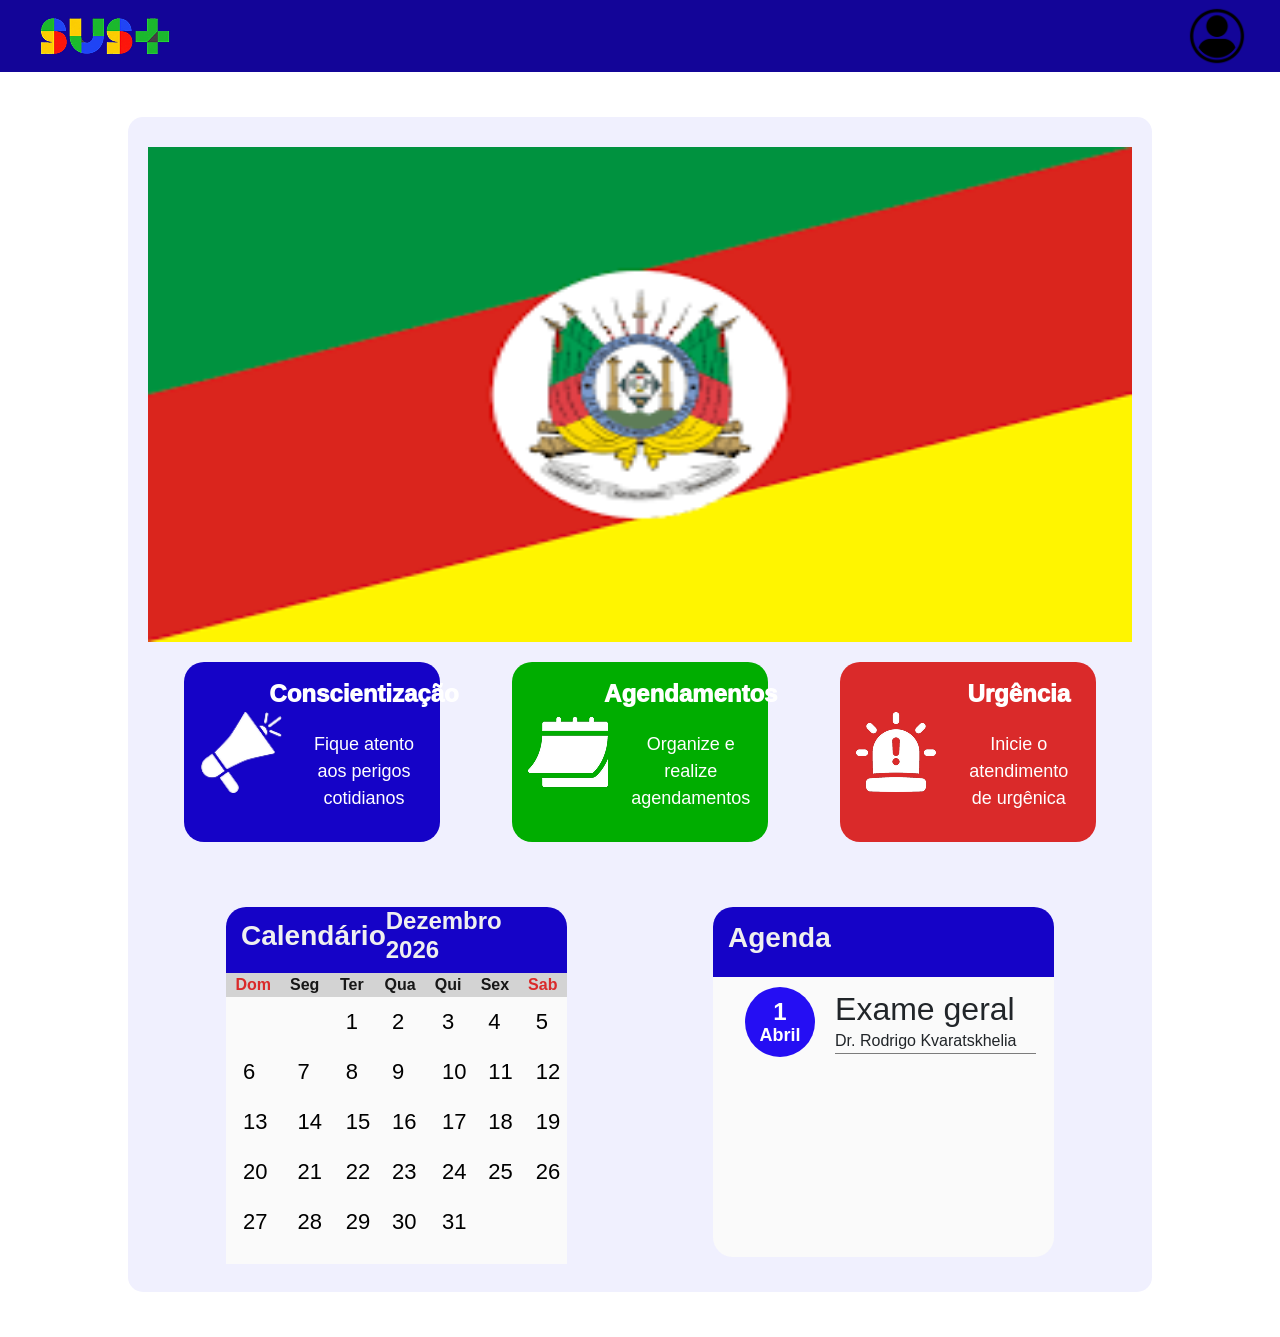
<file: SUS-Plus/index.html>
<!DOCTYPE html>
<html lang="pt-br">
    <head>
        <meta charset="UTF-8">
        <meta name="viewport" content="width=device-width, initial-scale=1.0">
        <title>SUS+</title>
        <link rel="stylesheet" href="CSS/style.css">
        <link rel="stylesheet" href="CSS/inicialstyle.css">
        <link href="https://cdn.jsdelivr.net/npm/bootstrap@5.3.8/dist/css/bootstrap.min.css" rel="stylesheet" integrity="sha384-sRIl4kxILFvY47J16cr9ZwB07vP4J8+LH7qKQnuqkuIAvNWLzeN8tE5YBujZqJLB" crossorigin="anonymous">
    </head>
    <body>
        <header>
            <div class="organizador">
                <div class="inicial w-25 d-flex">
                    <img height="80%" src="resources/images/logo_sus 2.png" alt="logo-sus-plus">
                </div>
                <div class="login">
                    <a href="#"><img height="60px" src="resources/images/avatar.png" alt="login-user-photo"></a>
                </div>
            </div>
        </header>
        <nav></nav>
        <main>
            <div class="conteudo">
                <div class="anuncios">
                    <img src="resources/images/rs.png" alt="Anuncio-Test">
                </div>
                <div class="concientizacao">
                    <a href="./conscientizacao/" class="config_link" id="conscientizacao">
                        <div class="opcaocons" id="cssid_opc1">
                            <img class="icon_cons" src="resources/images/advertising.png" alt="advertising">
                            <div class="central_info">
                                <p class="title_cons">Conscientização</p>
                                <p class="desc_cons">Fique atento aos perigos cotidianos</p>
                            </div>
                        </div>
                    </a>
                    <a href="agendamento/" class="config_link" id="agendamento">
                        <div class="opcaocons" id="cssid_opc2">
                            <img src="resources/images/calendar.png" alt="advertising">
                            <div class="central_info">
                                <p class="title_cons">Agendamentos</p>
                                <p class="desc_cons">Organize e realize agendamentos</p>
                            </div>
                        </div>
                    </a>
                    <a href="agendamento/urgencia/" class="config_link" id="urgencia">
                        <div class="opcaocons" id="cssid_opc3">
                            <img src="resources/images/siren.png" alt="advertising">
                            <div class="central_info">
                                <p class="title_cons">Urgência</p>
                                <p class="desc_cons">Inicie o atendimento de urgênica</p>
                            </div>
                        </div>
                    </a>
                </div>
                <div class="agenda_resumo">
                    <div class="age_cal" id="calendario_id">
                        <div class="head_resumo" id="r_cal">
                            <h3 class="nome_resumo">Calendário</h3>
                            <h4 id="mes_resumo"></h4>
                        </div>
                        <table id="calendario">
                            <thead>
                                <tr id="dias_semana">
                                    <th class="final_semana_head">Dom</th>
                                    <th>Seg</th>
                                    <th>Ter</th>
                                    <th>Qua</th>
                                    <th>Qui</th>
                                    <th>Sex</th>
                                    <th class="final_semana_head">Sab</th>
                                </tr>
                            </thead>
                            <tbody id="dias_resumo">
                                <!-- Tudo aqui é gerado via Javascript -->
                                 <!-- Itens de teste -->
                               
                                </tr>
                            </tbody>
                        </table>
                    </div>
                    <div class="age_cal" id="agenda_id">
                        <div class="head_resumo" id="r_age">
                            <h3 class="nome_resumo">Agenda</h3>
                        </div>
                        <ul class="agendamento">
                            <li>
                                <div class="data_agenda">
                                    <p class="dia_agenda">1</p>
                                    <p class="mes_agenda">Abril</p>
                                </div>
                                <div class="detalhes_agenda_resumo">
                                    <h2 class="nome_evento">Exame geral</h2>
                                    <p class="doutor_agenda">Dr. Rodrigo Kvaratskhelia</p>
                                </div>
                            </li>
                            
                        </ul>
                    </div>
                </div>
            </div>
        </main>
        <footer></footer>


        <script src="js/script.js"></script>
        <script src="https://cdn.jsdelivr.net/npm/bootstrap@5.3.8/dist/js/bootstrap.bundle.min.js" integrity="sha384-FKyoEForCGlyvwx9Hj09JcYn3nv7wiPVlz7YYwJrWVcXK/BmnVDxM+D2scQbITxI" crossorigin="anonymous"></script>
    </body>
</html>
</file>
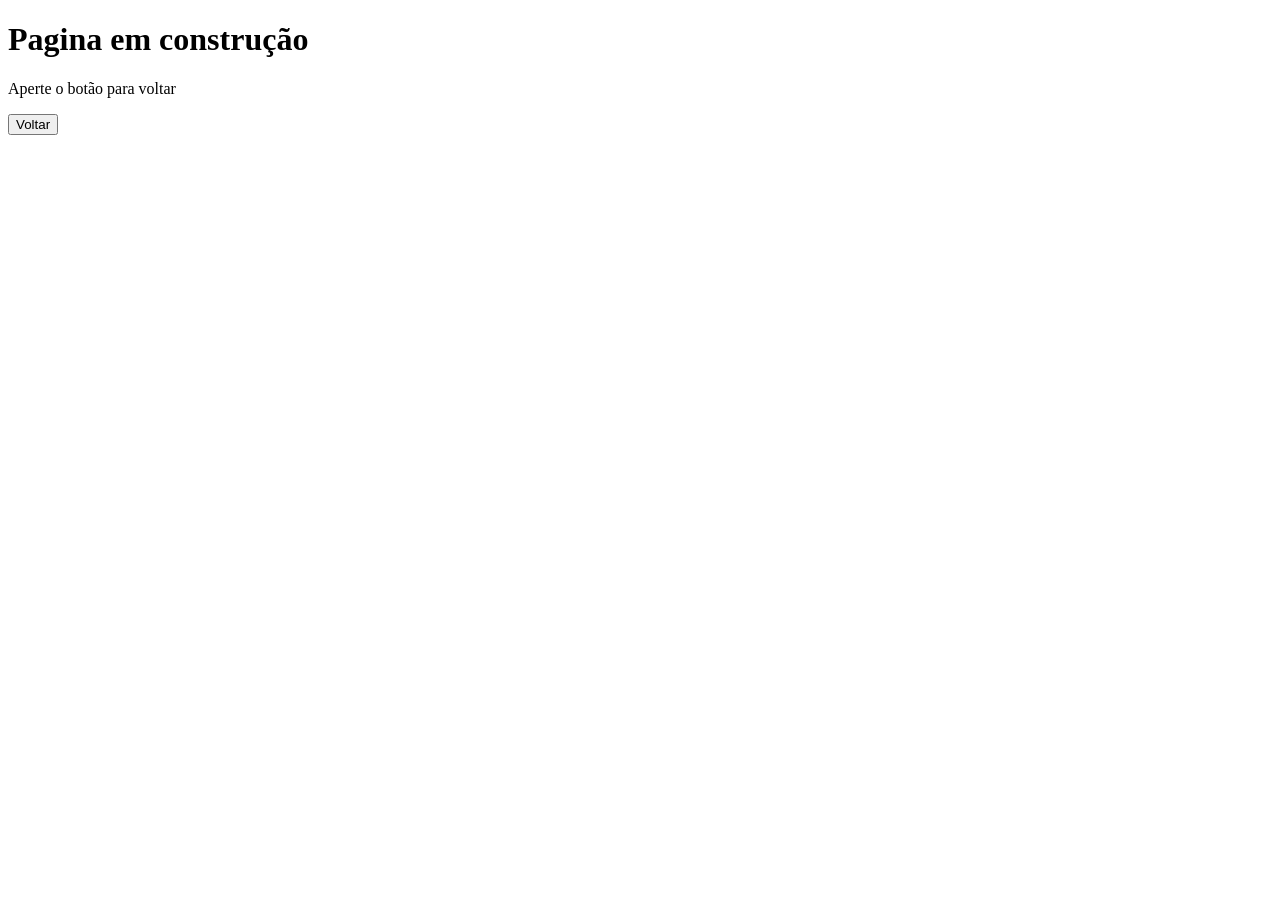
<file: SUS-Plus/agendamento/index.html>
<!DOCTYPE html>
<html lang="en">
    <head>
        <meta charset="UTF-8">
        <meta name="viewport" content="width=device-width, initial-scale=1.0">
        <title>Document</title>
    </head>
    <body>
        <h1>Pagina em construção</h1>
        <p>Aperte o botão para voltar</p>
        <a href="../index.html"><button>Voltar</button></a>
    </body>
</html>
</file>
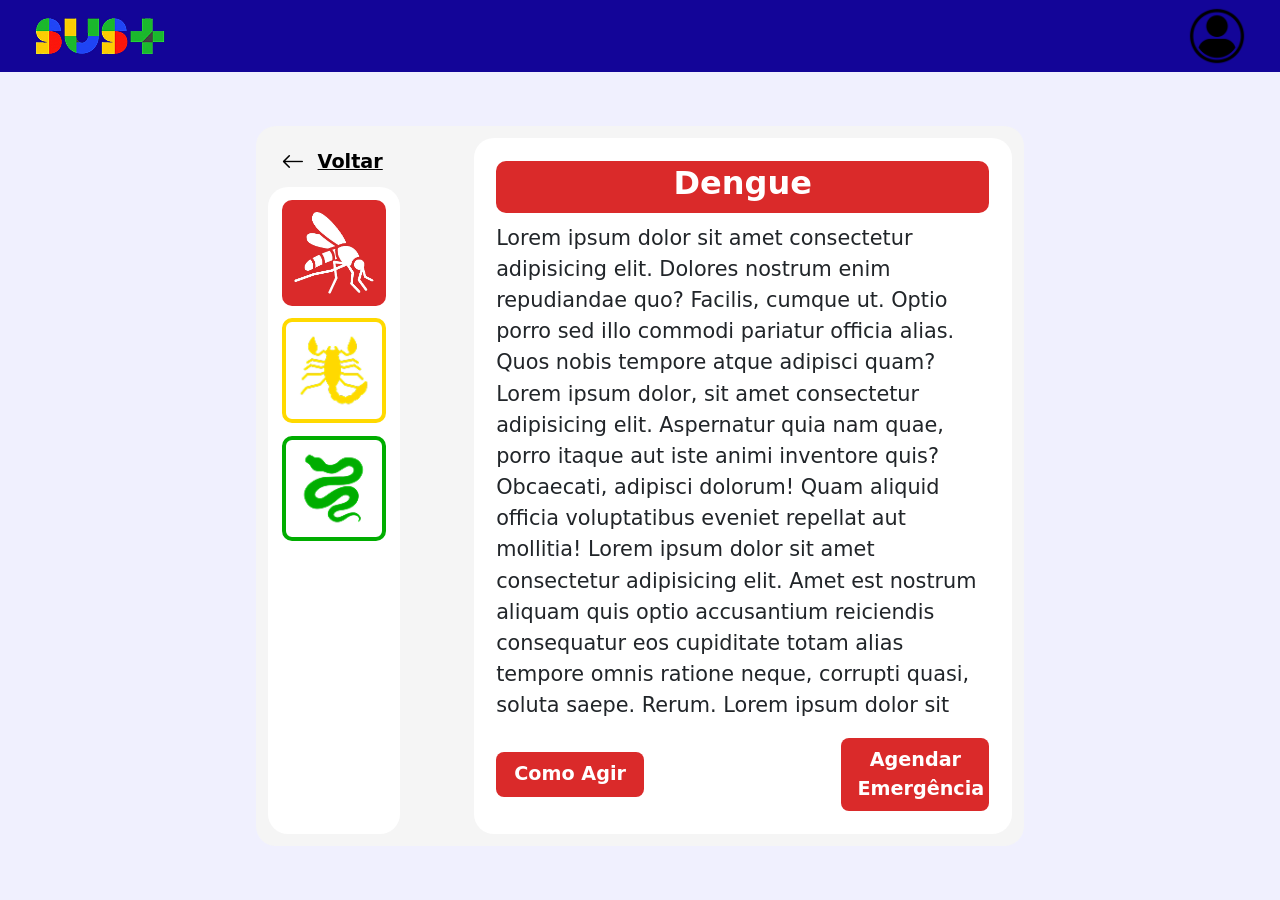
<file: SUS-Plus/conscientizacao/index.html>
<!DOCTYPE html>
<html lang="pt-br">
<head>
    <meta charset="UTF-8">
    <meta name="viewport" content="width=device-width, initial-scale=1.0">
    <link rel="stylesheet" href="../CSS/conscientizacaostyle.css">
    <link href="https://cdn.jsdelivr.net/npm/bootstrap@5.3.8/dist/css/bootstrap.min.css" rel="stylesheet" integrity="sha384-sRIl4kxILFvY47J16cr9ZwB07vP4J8+LH7qKQnuqkuIAvNWLzeN8tE5YBujZqJLB" crossorigin="anonymous">
    <link rel="stylesheet" href="https://cdn.jsdelivr.net/npm/bootstrap-icons@1.13.1/font/bootstrap-icons.min.css">
    <title>Conscientização</title>
</head>
<body>
    <header>
            <div class="organizador">
                <div class="inicial w-25 d-flex">
                    <img height="80%" src="../resources/images/logo_sus 2.png" alt="logo-sus-plus">
                </div>
                <div class="login">
                    <a href="#"><img height="60px" src="../resources/images/avatar.png" alt="login-user-photo"></a>
                </div>
            </div>
        </header>
        <nav></nav>
        <main>
            <div class="conteudo">
                <div class="container-conscientizacao">
                    <div class="container-main">
                        <nav class="nav-selecao">
                            <div class="header-voltar">
                                <a class="btn btn-link" href="../index.html">
                                    <i class="bi bi-arrow-left"></i>
                                    Voltar
                                </a>
                            </div>
                            <div class="container-selecao">
                                <button id="dengue" class="btn-selecao">
                                    <img src="../resources/images/dengue 1.png" id="img-dengue" alt="">
                                </button>
                                <button id="escorpiao" class="btn-selecao">
                                    <img src="../resources/images/escorpiao 1.png" id="img-escorpiao" alt="">
                                </button>
                                <button id="outros" class="btn-selecao">
                                    <img src="../resources/images/outros 1.png" id="img-outros" alt="">
                                </button>
                            </div>
                        </nav>
                        <div class="container-descricao">
                            <div id="titulo" class="container-titulo">
                                <h1 id="titulo-text">Dengue</h1>
                            </div>
                            <p id="descricao">Lorem ipsum dolor sit amet consectetur adipisicing elit. Dolores nostrum enim repudiandae quo? Facilis, cumque ut. Optio porro sed illo commodi pariatur officia alias. Quos nobis tempore atque adipisci quam? Lorem ipsum dolor, sit amet consectetur adipisicing elit. Aspernatur quia nam quae, porro itaque aut iste animi inventore quis? Obcaecati, adipisci dolorum! Quam aliquid officia voluptatibus eveniet repellat aut mollitia! Lorem ipsum dolor sit amet consectetur adipisicing elit. Amet est nostrum aliquam quis optio accusantium reiciendis consequatur eos cupiditate totam alias tempore omnis ratione neque, corrupti quasi, soluta saepe. Rerum. Lorem ipsum dolor sit amet consectetur adipisicing elit. Dolores nostrum enim repudiandae quo? Facilis, cumque ut. Optio porro sed illo commodi pariatur officia alias. Quos nobis tempore atque adipisci quam? Lorem ipsum dolor, sit amet consectetur adipisicing elit. Aspernatur quia nam quae, porro itaque aut iste animi inventore quis? Obcaecati, adipisci dolorum! Quam aliquid officia voluptatibus eveniet repellat aut mollitia! Lorem ipsum dolor sit amet consectetur adipisicing elit. Amet est nostrum aliquam quis optio accusantium reiciendis consequatur eos cupiditate totam alias tempore omnis ratione neque, corrupti quasi, soluta saepe. Rerum. </p>
                            <div class="buttons-main">
                                <button type="button" id="main-acoes" class="btn btn-danger btn-lg">Como Agir</button>
                                <button type="button" id="main-acoes" class="btn btn-danger btn-lg">Agendar Emergência</button>
                            </div>
                        </div>
                    </div>
                </div>
            </div>
        </main>
</body>
<script src="../js/conscientizacao.js"></script>
<script src="https://cdn.jsdelivr.net/npm/bootstrap@5.3.8/dist/js/bootstrap.bundle.min.js" integrity="sha384-FKyoEForCGlyvwx9Hj09JcYn3nv7wiPVlz7YYwJrWVcXK/BmnVDxM+D2scQbITxI" crossorigin="anonymous"></script>
</html>
</file>
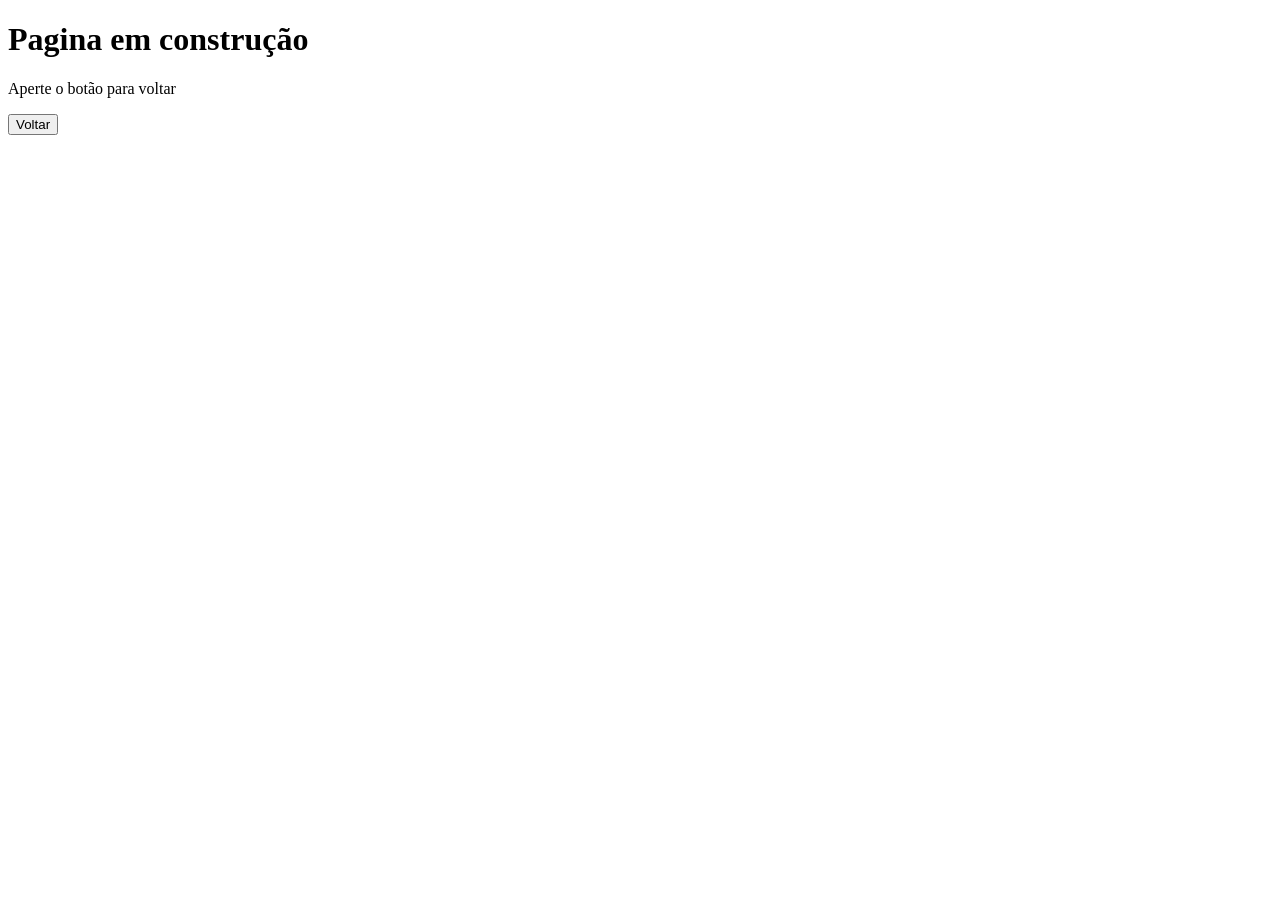
<file: SUS-Plus/agendamento/urgencia/index.html>
<!DOCTYPE html>
<html lang="en">
    <head>
        <meta charset="UTF-8">
        <meta name="viewport" content="width=device-width, initial-scale=1.0">
        <title>Document</title>
    </head>
    <body>
        <h1>Pagina em construção</h1>
        <p>Aperte o botão para voltar</p>
        <a href="../../index.html"><button>Voltar</button></a>
    </body>
</html>
</file>
<file: SUS-Plus/CSS/style.css>
* {
    margin: 0;
    padding: 0;
    font-family: Arial, Helvetica, sans-serif;
}

body {
    background-color: #dedefe;
}

header {
    height: 8vh;
    width: 100%;
    background-color: #130598;
    display: flex;
    flex-direction: row;
    justify-content: center;
    align-items: center;
    position: sticky;
    top: 0%;
    left: 0%;
}

.inicial img{
    margin-left: 5px;
}

.inicial {
    display: flex;
    justify-content: space-between;

}

.organizador {
    width: 100%;
    display: flex;
    justify-content: space-around;
    align-items: center;
    gap: 60%;
}

.conteudo {
    background-color: #f0f0fe;
    width: 80vw;
    margin: 5vh auto;
    height: fit-content;
    border-radius: 15px;
    padding: 30px 20px;
}
</file>
<file: SUS-Plus/CSS/inicialstyle.css>
/*--- Aba Anuncios ---*/

.anuncios {
    width: 100%;
    height: 55vh;
    display: flex;
    align-items: center;
    justify-content: center;
}

.anuncios img {
    height: 100%;
    width: 100%;
}


/*--- Aba conscientização ---*/

.concientizacao {
    width: 100%;
    height: 200px;
    margin-top: 10px;
    display: flex;
    justify-content: space-around;
    align-items: center;
}

.config_link {
    text-decoration: none;
}

.opcaocons {
    width: 20vw;
    height: 180px;
    background-color: antiquewhite;
    border-radius: 20px;
    display: flex;
    flex-direction: row;
    flex-wrap: nowrap;
    align-items: center;
    justify-content: space-around;
    padding: 5px;
    transition: .4s;
}

.opcaocons:hover {
    box-shadow: 0 4px 8px gray;
}

.opcaocons:active {
    transform: translateY(1px);
}

.icon_cons {
    width: 85px;
}

#cssid_opc1 {
    background-color: #1503c7;
}

#cssid_opc2 {
    background-color: #00ad00;
}

#cssid_opc3 {
    background-color: #da2a2a;
}

.central_info {
    width: 50%;
    text-align: center;
    display: flex;
    align-items: center;
    flex-direction: column;
    justify-content: center;
    gap: 3px;
}

.title_cons, .desc_cons {
    color: white;
    text-align: center;
}

.title_cons {
    font-weight: 1000;
    font-size: 24px;
    display: inline;
}

.desc_cons {
    font-weight: 500;
    font-size: 18px;
}

/*--- Aba Agenda Resumo ---*/

.agenda_resumo {
    height: 40vh;
    width: 100%;
    margin-top: 50px;
    padding: 5px;
    display: flex;
    flex-direction: row;
    justify-content: space-around;
}

.age_cal {
    background-color: #fafafa;
    width: 35%;
    height: 100%;
    border-radius: 20px;
    display: flex;
    flex-direction: column;
    flex-wrap: nowrap;
}

.age_cal .head_resumo {
    width: 100%;
    background-color: #1503c7;
    height: 20%;
    border-top-left-radius: 20px;
    border-top-right-radius: 20px;
    display: flex;
    align-items: center;
    justify-content: space-between;
    padding: 0 15px;
}

.head_resumo .nome_resumo, #mes_resumo {
    color: #efefef;
    text-align: left;
    font-family: Arial, Helvetica, sans-serif;
    font-weight: 600;
}

/*--- Calendário ---*/

#dias_semana {
    text-align: center;
    background-color: lightgray;
    color: #171717
}

.final_semana_head {
    color: #da2a2a;
}

#dias_resumo {
    height: 100%;
    width: 100%;
}

#dias_resumo tr td {
    color: #000;
    background-color: #fafafa;
    width: 8%;
    height: 10%;
    padding: 2.5% 5%;
    text-align: start;
    font-size: 22px;
}

.dia_esquerdo {
    border-bottom-left-radius: 20px;
}

.dia_direito {
    border-bottom-right-radius: 20px;
}

/*--- Agenda ---*/

.agendamento {
    display: flex;
    flex-direction: column;
    gap: 5px;
    padding-top: 10px;
}

.agendamento>li {
    list-style: none;
    display: flex;
    justify-content: left;
    align-items: center;
    gap: 20px;
}

.data_agenda * {
    margin: 0;
    padding: 0;
}

.data_agenda {
    width: 70px;
    height: 70px;
    display: flex;
    flex-direction: column;
    align-items: center;
    justify-content: center;
    text-align: center;
    padding: 10px;
    background-color: #250ef3;
    color: white;
    font-family: 'Courier New', Courier, monospace;
    border-radius: 50%;
    gap: 5px;
    line-height: 0.9;
}

.dia_agenda {
    font-weight: 700;
    font-size: 24px;
    display: inline;
    max-height: fit-content;
}

.mes_agenda {
    font-weight: 600;
    font-size: 18px;
    display: inline;
    max-height: fit-content;
}

.detalhes_agenda_resumo * {
    margin: 0;
    padding: 0;
}

.detalhes_agenda_resumo {
    display: flex;
    flex-direction: column;
    border-bottom: 1px solid rgba(0,0,0,0.5);
    width: 65%;
    justify-content: center;
}
</file>
<file: SUS-Plus/CSS/conscientizacaostyle.css>
* {
    margin: 0;
    padding: 0;
    box-sizing: border-box;
}

body {
    background-color: #dedefe;
    width: 100vw;
    height: 100vh;
}

header {
    height: 8%;
    width: 100%;
    background-color: #130598;
    display: flex;
    flex-direction: row;
    justify-content: center;
    align-items: center;
}

.organizador {
    width: 100%;
    height: 100%;
    display: flex;
    justify-content: space-around;
    align-items: center;
    gap: 60%;
}

.conteudo {
    display: flex;
    align-items: center;
    justify-content: center;
    background-color: #f0f0fe;
    width: 100vw;
    height: calc(100vh - 8vh);
    padding: 20px;
}

.container-conscientizacao {
    padding: 1%;
    width: 60vw;
    height: 80vh;
    border-radius: 20px;
    background-color: #f5f5f5;
    display: flex;
    justify-content: center;
    flex-direction: column;
    gap: 2%;
    

    .header-voltar {
        display: flex;
        align-items: center;
        justify-content: left;

        a {
            display: flex;
            align-items: center;
            gap: 15%;
            color: #000;
            font-size: 120%;
            font-weight: 600;

            i {
                font-size: 120%;
            }
        }
    }
}

.container-main {
    width: 100%;
    height: 100%;
    display: flex;
    justify-content: center;
    gap: 10%;

    .nav-selecao {
        display: flex;
        justify-content: top;
        flex-direction: column;

        .container-selecao {
            border-radius: 20px;
            background-color: #fff;
            width: 100%;
            height: 100%;
            display: flex;
            padding: 10%;
            align-items: center;
            flex-direction: column;
            gap: 2%;

            .btn-selecao {
                display: flex;
                align-items: center;
                justify-content: center;
                border-radius: 10px;
                border: none;
                width: 100%;
                height: 17%;
                border: 4px solid transparent;

                img {
                    width: 80%;
                }
            }
        }

        #dengue {
            background-color: #DA2A2A;
        }

        #escorpiao {
            background-color: #FFD900;
        }

        #outros {
            background-color: #00AD00;
        }
    }

    .container-descricao {
        min-width: 0;
        border-radius: 20px;
        background-color: #fff;
        width: 90%;
        height: 100%;
        display: flex;
        padding: 3%;
        align-items: center;
        justify-content: space-between;
        flex-direction: column;

        .container-titulo {
            display: flex;
            align-items: center;
            justify-content: center;
            width: 100%;
            height: 8%;
            border-radius: 10px;
            color: #fff;
            background-color: #DA2A2A;
            margin-bottom: 2%;

            h1 {
                text-align: center;
                font-size: 2rem;
            }
        }

        p {
            flex: 1;
            overflow-y: auto;
            height: 75%;
            font-size: 1.3rem;
        }

        .buttons-main {
            display: flex;
            align-items: center;
            justify-content: space-between;
            width: 100%;

            button {
                width: 30%;
                font-size: 1.2rem;
                font-weight: 600;
            }
        }
    }
}

#titulo-text {
    font-weight: 600;
}
</file>
